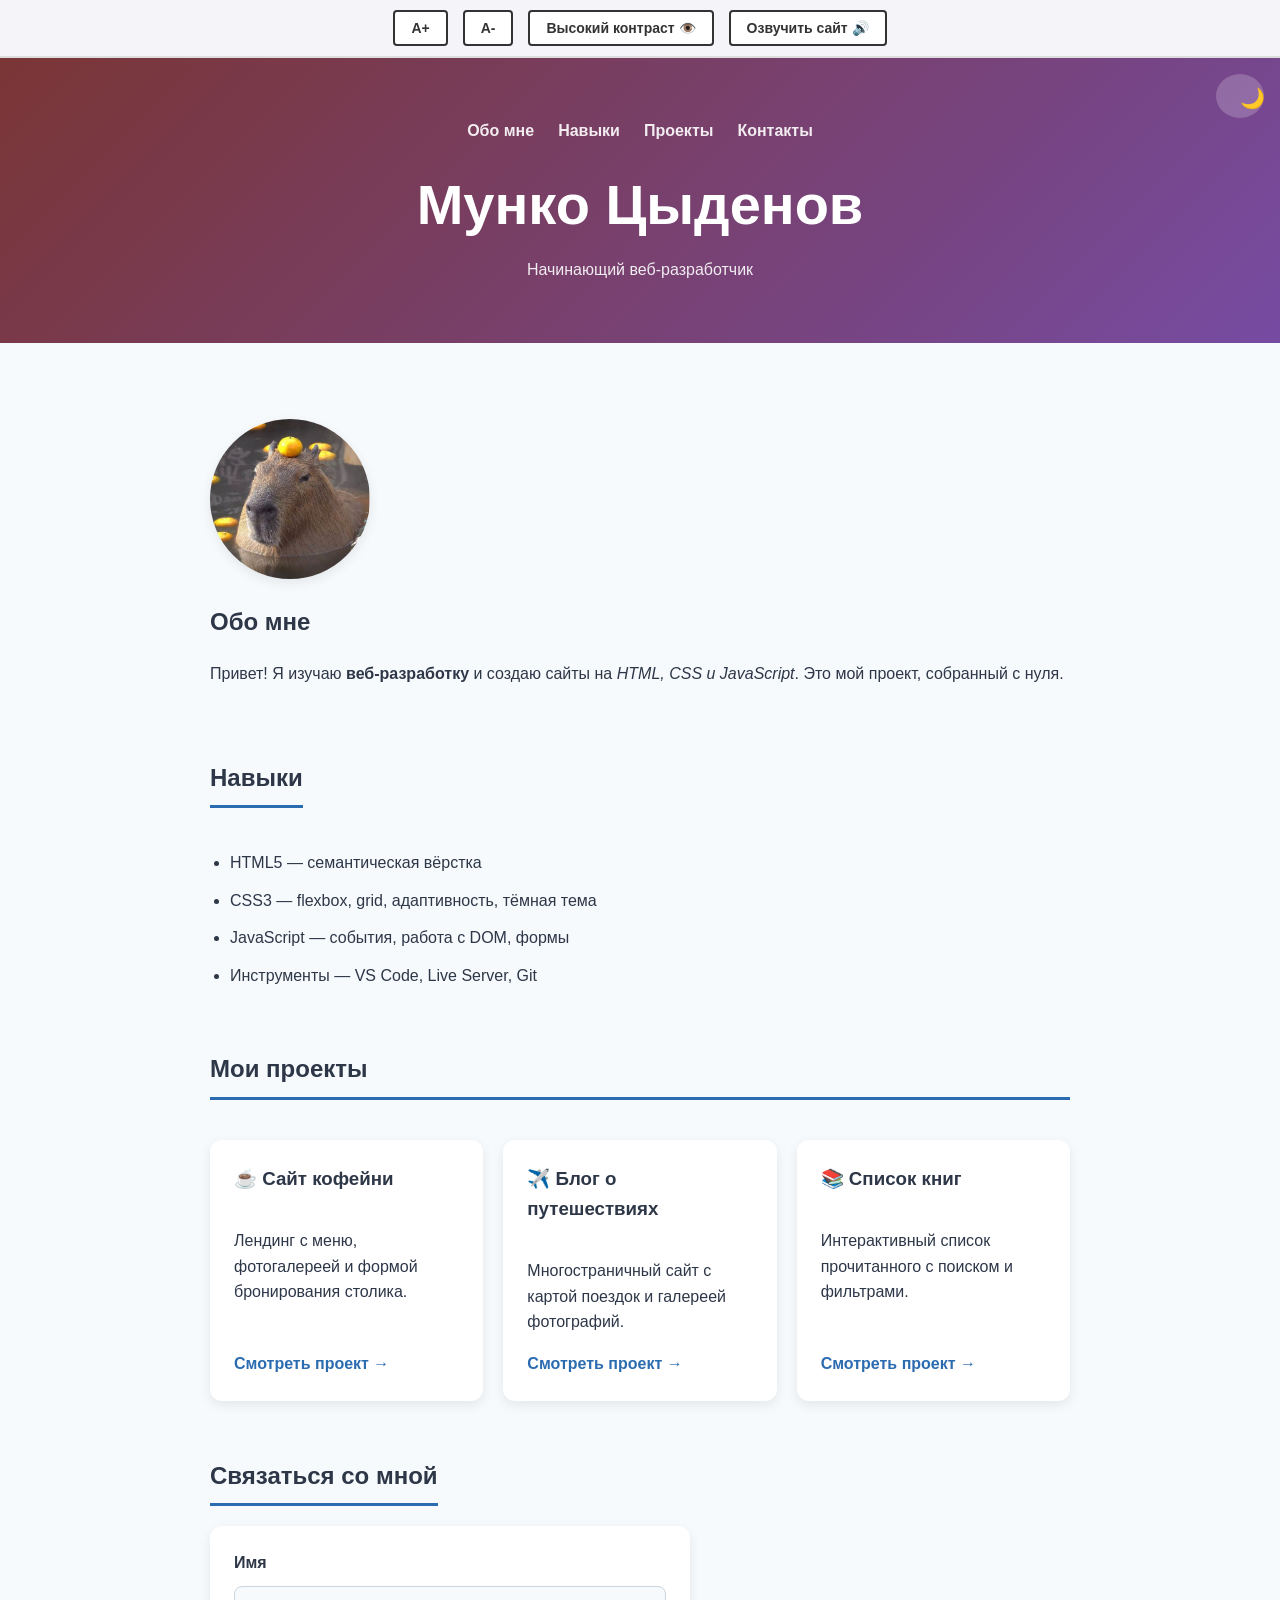
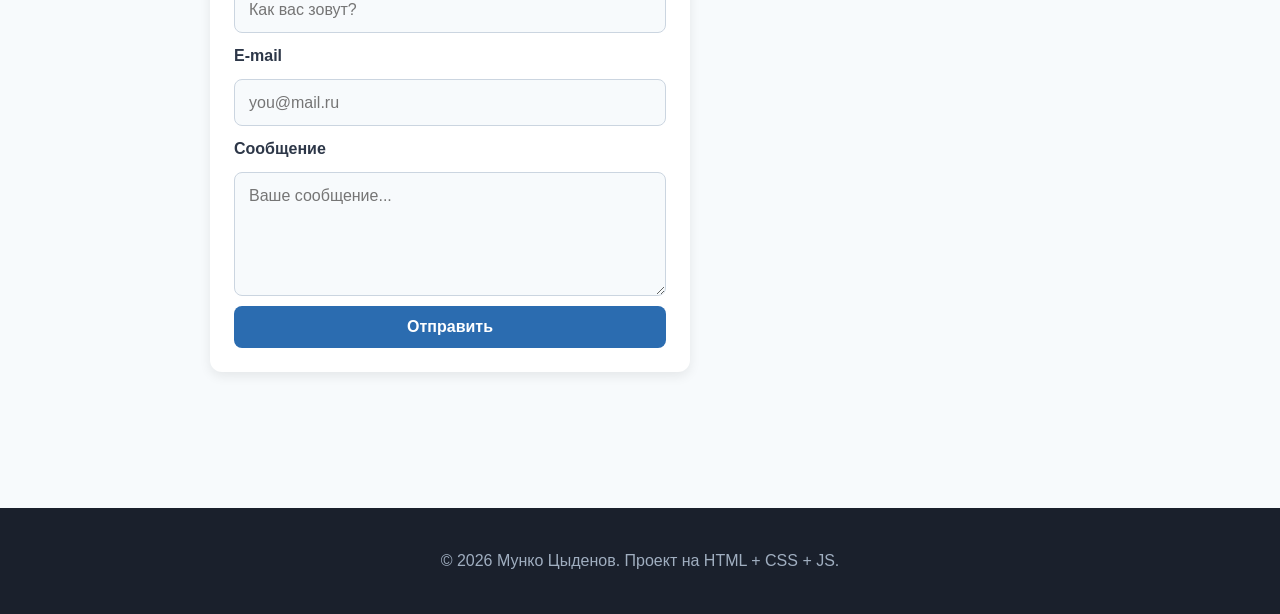
<file: 2/index.html>
<!DOCTYPE html>
<html lang="ru">
<head>
    <meta charset="UTF-8">
    <meta name="viewport" content="width=device-width, initial-scale=1.0">
    <meta name="description" content="Портфолио начинающего веб-разработчика">
    <title>Мунко Цыденов — веб-разработчик</title>
    <link rel="stylesheet" href="css/style.css">
</head>
<body>
    <!-- ПАНЕЛЬ ДОСТУПНОСТИ ДЛЯ СЛАБОВИДЯЩИХ -->
    <div class="accessibility-panel" role="region" aria-label="Панель доступности">
        <button id="btn-zoom-in" aria-label="Увеличить шрифт">А+</button>
        <button id="btn-zoom-out" aria-label="Уменьшить шрифт">А-</button>
        <button id="btn-contrast" aria-label="Включить черно-белый режим">Высокий контраст 👁️</button>
        <button id="btn-speech" aria-label="Озвучить текст страницы">Озвучить сайт 🔊</button>
    </div>
    
    <header>
        <button id="theme-toggle" title="Сменить тему">🌙</button>
        <nav>
            <a href="#about">Обо мне</a>
            <a href="#skills">Навыки</a>
            <a href="#projects">Проекты</a>
            <a href="#contacts">Контакты</a>
        </nav>
        <h1>Мунко Цыденов</h1>
        <p>Начинающий веб-разработчик</p>
    </header>

    <main>
        <!-- ОБО МНЕ -->
        <section id="about">
            <img src="img/avatar.svg.jpg" alt="Фото Мунко Цыденова" width="160" height="160">
            <div>
                <h2>Обо мне</h2>
                <p>Привет! Я изучаю <strong>веб-разработку</strong> и создаю сайты
                   на <em>HTML, CSS и JavaScript</em>. Это мой проект, собранный с нуля.</p>
            </div>
        </section>

        <!-- НАВЫКИ -->
        <section id="skills">
            <h2>Навыки</h2>
            <ul>
                <li>HTML5 — семантическая вёрстка</li>
                <li>CSS3 — flexbox, grid, адаптивность, тёмная тема</li>
                <li>JavaScript — события, работа с DOM, формы</li>
                <li>Инструменты — VS Code, Live Server, Git</li>
            </ul>
        </section>

        <!-- ПРОЕКТЫ -->
        <section id="projects">
            <h2>Мои проекты</h2>
            <article>
                <h3>☕ Сайт кофейни</h3>
                <p>Лендинг с меню, фотогалереей и формой бронирования столика.</p>
                <a href="#">Смотреть проект →</a>
            </article>
            <article>
                <h3>✈️ Блог о путешествиях</h3>
                <p>Многостраничный сайт с картой поездок и галереей фотографий.</p>
                <a href="#">Смотреть проект →</a>
            </article>
            <article>
                <h3>📚 Список книг</h3>
                <p>Интерактивный список прочитанного с поиском и фильтрами.</p>
                <a href="#">Смотреть проект →</a>
            </article>
        </section>

        <!-- КОНТАКТЫ -->
        <section id="contacts">
            <h2>Связаться со мной</h2>
            <form action="#" method="POST">
                <label for="name">Имя</label>
                <input type="text" id="name" name="name" placeholder="Как вас зовут?" required>

                <label for="email">E-mail</label>
                <input type="email" id="email" name="email" placeholder="you@mail.ru" required>

                <label for="msg">Сообщение</label>
                <textarea id="msg" name="message" rows="4" placeholder="Ваше сообщение..." required></textarea>

                <button type="submit">Отправить</button>
            </form>
            <p id="form-status" role="status"></p>
        </section>
    </main>

    <!-- ПОДВАЛ -->
    <footer>
        <p>© <span id="year">2026</span> Мунко Цыденов. Проект на HTML + CSS + JS.</p>
    </footer>

    <!-- КНОПКА «НАВЕРХ» -->
    <button id="to-top" title="Наверх">↑</button>

    <!-- JAVASCRIPT (defer = выполнится после загрузки HTML) -->
    <script src="js/script.js" defer></script>
</body>
</html>
</file>
<file: 2/css/style.css>
:root {
    --color-main: #2b6cb0;
    --color-main-dark: #2c5282;
    --color-accent: #ffd700;
    --color-dark: #1a202c;
    --color-text: #2d3748;
    --color-bg: #f7fafc;
    --color-card: #ffffff;
    --color-border: #cbd5e0;
    --radius: 12px;
    --shadow: 0 4px 12px rgba(0, 0, 0, 0.08);
}

/* Тёмная тема: переключается кнопкой через <html class="dark"> */
html.dark {
    --color-text: #e2e8f0;
    --color-bg: #1a202c;
    --color-card: #2d3748;
    --color-border: #4a5568;
    --color-dark: #0f1117;
    --shadow: 0 4px 12px rgba(0, 0, 0, 0.4);
}

*, *::before, *::after { box-sizing: border-box; }

html { scroll-behavior: smooth; }   /* плавная прокрутка к якорям */

body {
    margin: 0;
    font-family: 'Segoe UI', Arial, sans-serif;
    font-size: 16px;
    line-height: 1.6;
    color: var(--color-text);
    background: var(--color-bg);
}

img { max-width: 100%; height: auto; display: block; }

/* ============ 1. ШАПКА И НАВИГАЦИЯ ============ */
header {
    position: relative;             /* чтобы позиционировать кнопку темы */
    background: linear-gradient(135deg, #7a3535, #764ba2);
    color: #fff;
    text-align: center;
    padding: 60px 20px;
}

header h1 {
    font-size: clamp(2rem, 5vw, 3.5rem);
    margin: 16px 0 8px;
}

header p { margin: 0; opacity: 0.9; }

nav {
    display: flex;
    justify-content: center;
    flex-wrap: wrap;
    gap: 24px;
}

nav a {
    color: rgba(255, 255, 255, 0.9);
    text-decoration: none;
    font-weight: 600;
    transition: color 0.2s;
}

nav a:hover { color: var(--color-accent); }

/* Кнопка смены темы в углу шапки */
#theme-toggle {
    position: absolute;
    top: 16px;
    right: 16px;
    width: 44px;
    height: 44px;
    background: rgba(255, 255, 255, 0.2);
    border: none;
    border-radius: 50%;
    font-size: 20px;
    cursor: pointer;
    transition: background 0.2s;
}

#theme-toggle:hover { background: rgba(255, 255, 255, 0.35); }

/* ============ 2. ОСНОВНОЙ КОНТЕНТ ============ */
main {
    max-width: 900px;
    margin: 0 auto;
    padding: 20px;
}

section { margin: 56px 0; }

section h2 {
    color: var(--color-text);
    border-bottom: 3px solid var(--color-main);
    padding-bottom: 8px;
    display: inline-block;
    margin-top: 0;
}

/* «Обо мне»: фото слева, текст справа */
#about {
    display: flex;
    flex-wrap: wrap;
    align-items: center;
    gap: 24px;
}

#about img {
    border-radius: 50%;
    width: 160px;
    height: 160px;
    object-fit: cover;
    box-shadow: var(--shadow);
}

#about h2 { display: block; border: none; padding: 0; }

/* ============ 3. НАВЫКИ ============ */
#skills ul { padding-left: 20px; }
#skills li { padding: 6px 0; }

/* ============ 4. КАРТОЧКИ ПРОЕКТОВ ============ */
#projects {
    display: grid;
    grid-template-columns: repeat(auto-fit, minmax(260px, 1fr));
    gap: 20px;
}

#projects h2 { grid-column: 1 / -1; }   /* заголовок на всю ширину */

article {
    display: flex;
    flex-direction: column;
    background: var(--color-card);
    border-radius: var(--radius);
    box-shadow: var(--shadow);
    padding: 24px;
    transition: transform 0.2s, box-shadow 0.2s;
}

article:hover {
    transform: translateY(-4px);
    box-shadow: 0 8px 20px rgba(0, 0, 0, 0.12);
}

article h3 { margin-top: 0; }

article a {
    margin-top: auto;              /* прижать ссылку к низу карточки */
    color: var(--color-main);
    font-weight: 600;
    text-decoration: none;
}

article a:hover { text-decoration: underline; }

/* ============ 5. ФОРМА И СООБЩЕНИЕ ============ */
form {
    display: flex;
    flex-direction: column;
    gap: 10px;
    background: var(--color-card);
    padding: 24px;
    border-radius: var(--radius);
    box-shadow: var(--shadow);
    max-width: 480px;
}

label { font-weight: 600; }

input, textarea {
    padding: 10px 14px;
    border: 1px solid var(--color-border);
    border-radius: 8px;
    font: inherit;
    background: var(--color-bg);
    color: var(--color-text);
}

input:focus, textarea:focus {
    outline: none;
    border-color: var(--color-main);
    box-shadow: 0 0 0 3px rgba(43, 108, 176, 0.25);
}

input:invalid:not(:placeholder-shown),
textarea:invalid:not(:placeholder-shown) {
    border-color: #e53e3e;
}

button {
    background: var(--color-main);
    color: #fff;
    border: none;
    padding: 12px 24px;
    border-radius: 8px;
    font-size: 1rem;
    font-weight: 600;
    cursor: pointer;
    transition: background 0.2s;
}

button:hover { background: var(--color-main-dark); }

/* Сообщение об успешной отправке (показывается через класс .visible из JS) */
#form-status {
    max-width: 480px;
    margin-top: 12px;
    border-radius: 8px;
    color: #2f855a;
    font-weight: 600;
    opacity: 0;
    transition: opacity 0.3s;
}

#form-status.visible {
    opacity: 1;
    padding: 12px;
    background: #f0fff4;
}

/* ============ 6. ПОДВАЛ ============ */
footer {
    background: var(--color-dark);
    color: #a0aec0;
    text-align: center;
    padding: 24px;
    margin-top: 60px;
}

/* ============ 7. КНОПКА «НАВЕРХ» ============ */
#to-top {
    position: fixed;
    bottom: 24px;
    right: 24px;
    width: 48px;
    height: 48px;
    border-radius: 50%;
    border: none;
    background: var(--color-main);
    color: #fff;
    font-size: 22px;
    cursor: pointer;
    box-shadow: var(--shadow);
    opacity: 0;
    visibility: hidden;             /* скрыта, пока не прокрутили */
    transition: opacity 0.3s, visibility 0.3s;
}

#to-top.visible {
    opacity: 1;
    visibility: visible;
}

/* ============ 8. АДАПТИВНОСТЬ ============ */
@media (max-width: 600px) {
    header { padding: 48px 16px 40px; }
    nav { gap: 14px; font-size: 0.9rem; }
    #about { flex-direction: column; text-align: center; }
    section { margin: 40px 0; }
}
/* Стили для панели доступности */
.accessibility-panel {
    background-color: #f4f4f9;
    padding: 10px;
    display: flex;
    justify-content: center;
    gap: 15px;
    border-bottom: 2px solid #ddd;
}

.accessibility-panel button {
    padding: 8px 16px;
    font-size: 14px;
    font-weight: bold;
    cursor: pointer;
    border: 2px solid #333;
    background-color: #fff;
    color: #333;
    border-radius: 4px;
    transition: all 0.2s ease;
}

.accessibility-panel button:hover {
    background-color: #333;
    color: #fff;
}

/* ------------------------------------------------ */
/* СПЕЦИАЛЬНЫЙ РЕЖИМ ВЫСОКОГО КОНТРАСТА (Исправлено) */
/* ------------------------------------------------ */
body.high-contrast-mode {
    background-color: #000 !important;
    background: #000 !important; /* Убирает опечатку 'px' */
    color: #fff !important;
}

/* Заставляем абсолютно все элементы, включая шапку, сбросить градиенты */
body.high-contrast-mode *,
body.high-contrast-mode *::before,
body.high-contrast-mode *::after {
    background-color: #000 !important;
    background: #000 !important; /* Принудительно отключает линейные градиенты (linear-gradient) */
    color: #fff !important;
    border-color: #fff !important;
    box-shadow: none !important;
    text-shadow: none !important;
}

/* Делаем ссылки подчеркнутыми и белыми */
body.high-contrast-mode a {
    text-decoration: underline !important;
    color: #fff !important;
}

/* Стили для кнопок внутри шапки и панели при контрасте */
body.high-contrast-mode button {
    background: #000 !important;
    color: #fff !important;
    border: 2px solid #fff !important;
}

/* Настройка изображения (капибары) для слабовидящих */
body.high-contrast-mode img {
    filter: grayscale(100%) contrast(200%);
    border: 2px solid #fff !important;
}
</file>
